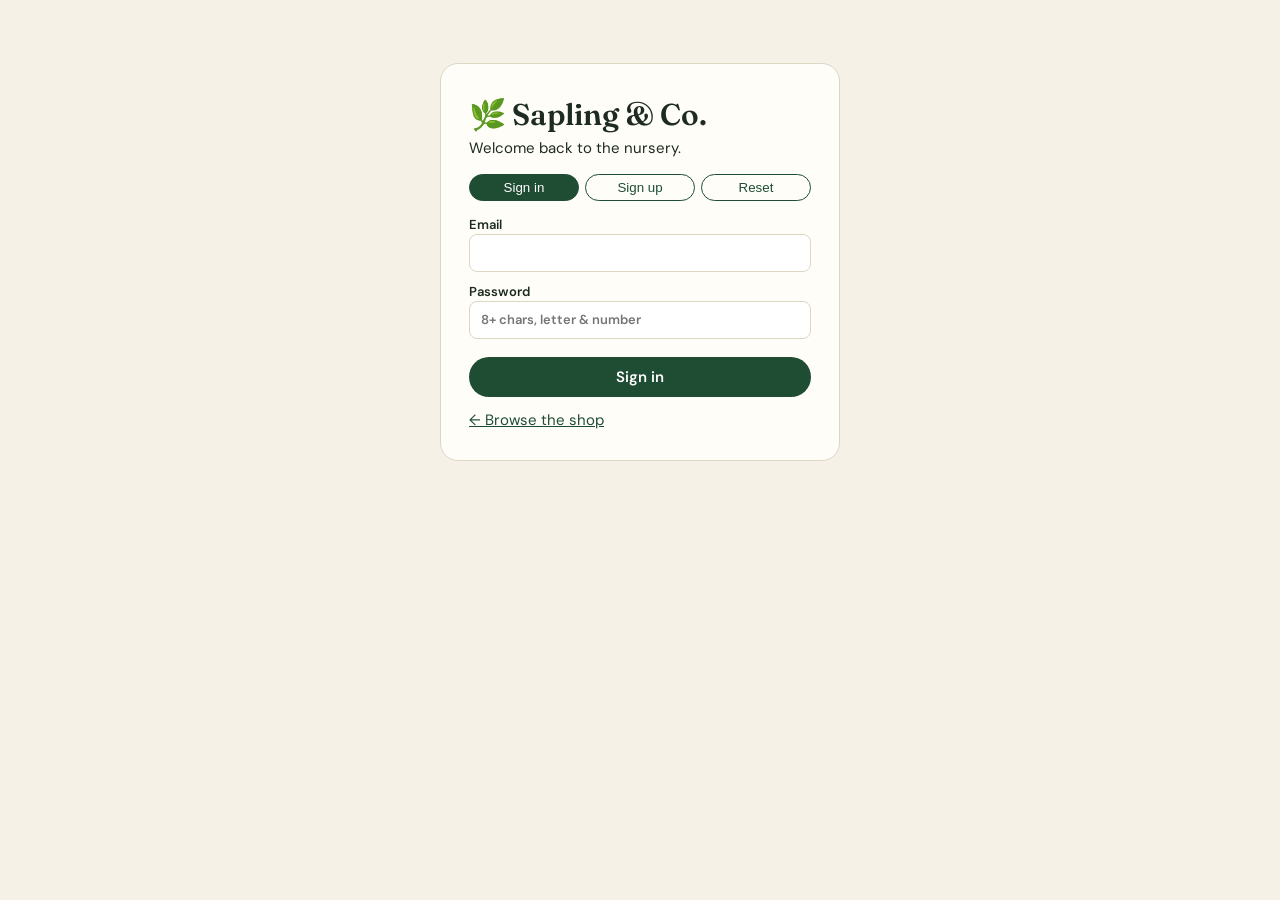
<file: admin.html>
<!DOCTYPE html>
<html lang="en">

<head>
    <meta charset="UTF-8">
    <meta name="viewport" content="width=device-width,initial-scale=1">
    <title>Admin · Sapling &amp; Co.</title>
    <link href="https://fonts.googleapis.com/css2?family=DM+Sans:wght@400;600&family=Fraunces:wght@600&display=swap"
        rel="stylesheet">
    <link rel="stylesheet" href="css/style.css">
</head>

<body>
    <div class="adm">
        <aside class="side">
            <div class="logo">🌿 Admin</div><button data-t="dash" class="on">Dashboard</button><button
                data-t="inv">Inventory</button><button data-t="cat">Categories</button><button
                data-t="cus">Customers</button><button data-t="rep">Reports</button><button
                onclick="location.href='index.html'">View shop ↗</button><button id="out">Sign out</button>
        </aside>
        <main class="main" id="main"></main>
    </div>
    <script src="https://cdnjs.cloudflare.com/ajax/libs/jquery/3.7.1/jquery.min.js"></script>
    <script src="js/config.js"></script>
    <script src="js/app.js"></script>
    <script src="js/admin.js"></script>
</body>

</html>
</file>
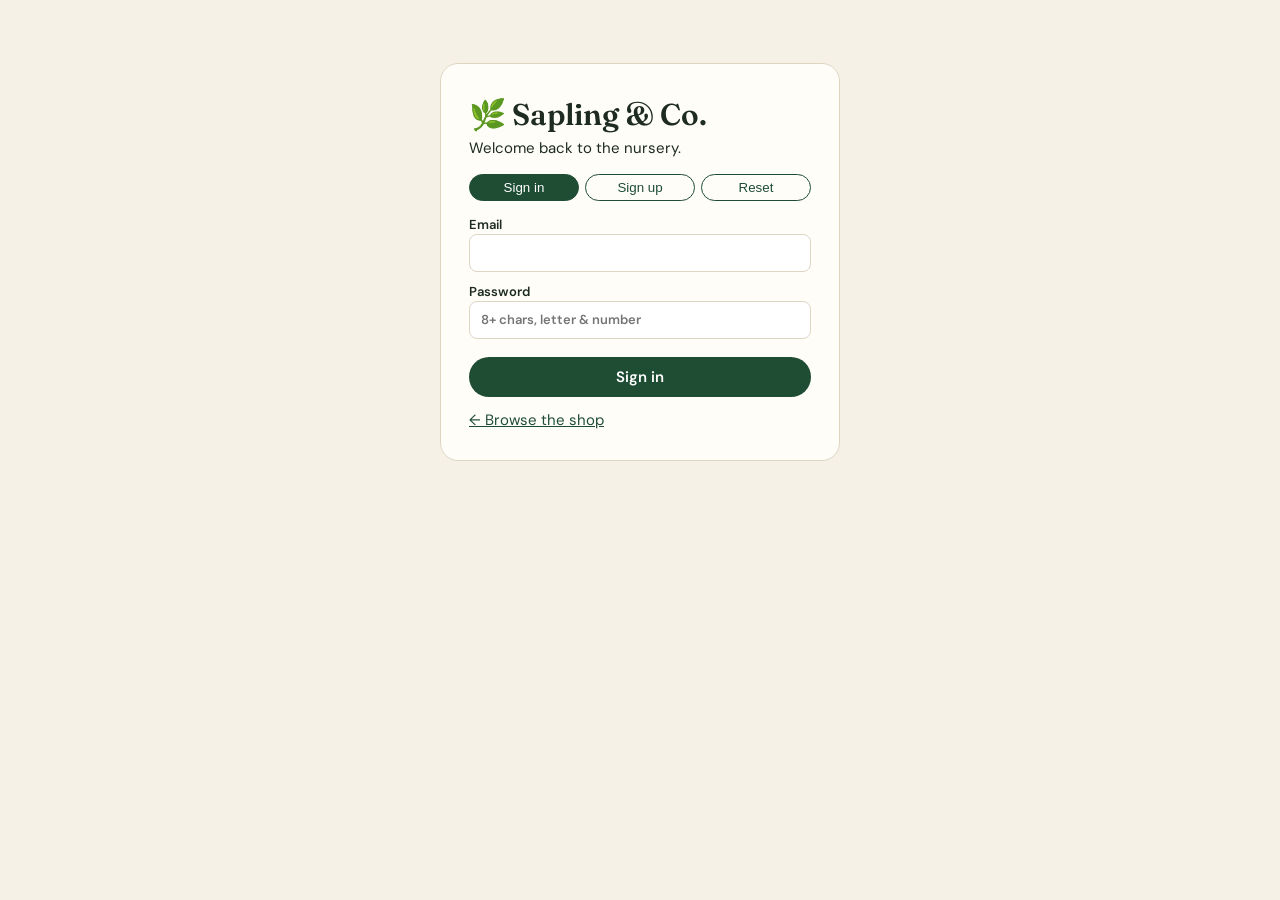
<file: login.html>
<!DOCTYPE html>
<html lang="en">

<head>
  <meta charset="UTF-8">
  <meta name="viewport" content="width=device-width,initial-scale=1">
  <title>Sign in · Sapling &amp; Co.</title>
  <link href="https://fonts.googleapis.com/css2?family=DM+Sans:wght@400;600&family=Fraunces:wght@600&display=swap"
    rel="stylesheet">
  <link rel="stylesheet" href="css/style.css">
</head>

<body>
  <div class="auth">
    <h1>🌿 Sapling &amp; Co.</h1>
    <p id="sub">Welcome back to the nursery.</p>
    <div class="tabs"><button class="chip on" data-m="in">Sign in</button><button class="chip" data-m="up">Sign
        up</button><button class="chip" data-m="rs">Reset</button></div>
    <form id="f" novalidate>
      <div class="up"><label>Full name<input id="name"></label><label>Mobile (10 digits)<input id="mob"
            inputmode="numeric" maxlength="10"></label></div>
      <label>Email<input id="email" type="email"></label>
      <div class="pw"><label>Password<input id="pw" type="password" placeholder="8+ chars, letter &amp; number"></label>
      </div>
      <div class="up"><label>Confirm password<input id="pw2" type="password"></label></div>
      <p class="err" id="err"></p><button class="btn" style="width:100%" id="go">Sign in</button>
    </form>
    <p style="margin-top:12px"><a href="index.html">← Browse the shop</a></p>
  </div>
  <script src="https://cdnjs.cloudflare.com/ajax/libs/jquery/3.7.1/jquery.min.js"></script>
  <script src="js/config.js"></script>
  <script src="js/app.js"></script>
  <script>
    let m = "in"; const next = new URLSearchParams(location.search).get("next");
    function mode(x) { m = x; $(".tabs .chip").removeClass("on").filter(`[data-m=${x}]`).addClass("on"); $(".up").toggle(x == "up"); $(".pw").toggle(x != "rs"); $("#go").text({ in: "Sign in", up: "Create account", rs: "Send reset email" }[x]); $("#err").text("") }
    $(".tabs").on("click", "button", e => mode(e.target.dataset.m)); mode("in");
    $("#f").on("submit", async e => {
      e.preventDefault(); const em = $("#email").val().trim(), pw = $("#pw").val(), er = t => { $("#err").text(t); return 0 };
      if (!V.email(em)) return er("Enter a valid email address.");
      try {
        $("#go").prop("disabled", 1);
        if (m == "rs") { await Auth.reset(em); $("#err").css("color", "#1f4d34").text("Reset link sent — check your inbox."); return }
        if (m == "up") {
          const n = $("#name").val().trim(), mb = $("#mob").val().trim();
          if (n.length < 2) return er("Enter your name."); if (!V.mob(mb)) return er("Mobile must be 10 digits starting 6-9.");
          if (!V.pw(pw)) return er("Password needs 8+ characters with a letter and a number."); if (pw != $("#pw2").val()) return er("Passwords do not match.");
          const r = await Auth.up(em, pw);
          if (em.toLowerCase() != APP.adminEmail.toLowerCase()) {
            S.set({ uid: r.localId, idToken: r.idToken, refreshToken: r.refreshToken, exp: Date.now() + r.expiresIn * 1000, role: "customer", name: n, email: em });
            await DB.add("customers", { name: n, email: em, mob: mb, creditLimit: APP.defaultCredit, creditUsed: 0, createdAt: new Date().toISOString() }, r.localId);
            mail(em, "Welcome to Sapling & Co.", `<p>Hi ${esc(n)}, your account is ready. Happy planting!</p>`)
          }
        }
        const s = await Auth.login(em, pw); location.href = next || (s.role == "admin" ? "admin.html" : "index.html")
      } catch (x) { er(x.message.replace(/_/g, " ").toLowerCase()) } finally { $("#go").prop("disabled", 0) }
    });
  </script>
</body>

</html>
</file>
<file: css/style.css>
:root{--bg:#f6f1e7;--ink:#1d2b22;--g:#1f4d34;--g2:#e4eddc;--t:#c4623a;--line:#ded5c3;--card:#fffdf8}
*{box-sizing:border-box;margin:0}body{font:15px/1.5 "DM Sans",system-ui,sans-serif;background:var(--bg);color:var(--ink)}
h1,h2,h3,.logo{font-family:Fraunces,Georgia,serif;font-weight:600}a{color:var(--g)}
.btn{background:var(--g);color:#fff;border:0;padding:9px 16px;border-radius:99px;cursor:pointer;font:inherit;font-weight:600}.btn:hover{background:#163a28}.btn.ghost{background:transparent;color:var(--g);border:1px solid var(--g)}.btn.red{background:var(--t)}.btn.sm{padding:4px 11px;font-size:13px}.btn:disabled{opacity:.4;cursor:not-allowed}
input,select,textarea{font:inherit;padding:8px 11px;border:1px solid var(--line);border-radius:8px;background:#fff;width:100%}label{display:block;margin:10px 0 0;font-size:13px;font-weight:600}
.row{display:flex;gap:10px;align-items:center;justify-content:space-between;margin-top:10px}.err{color:#b3261e;font-size:13px;min-height:18px}
header.top{display:flex;gap:18px;align-items:center;padding:14px 5vw;background:var(--g);color:#fff;position:sticky;top:0;z-index:5}header.top a{color:#fff;text-decoration:none;margin-left:12px}header.top .logo{font-size:24px;margin-right:auto}
.hero{padding:54px 5vw;background:linear-gradient(120deg,var(--g2),var(--bg));border-bottom:1px solid var(--line)}.hero h1{font-size:clamp(30px,5vw,54px);max-width:14ch;line-height:1.05}.hero p{margin-top:12px;max-width:46ch}
.bar{display:flex;gap:10px;flex-wrap:wrap;padding:18px 5vw;align-items:center}.bar input{max-width:300px}.chip{border:1px solid var(--g);background:none;color:var(--g);padding:5px 13px;border-radius:99px;cursor:pointer}.chip.on{background:var(--g);color:#fff}
.grid{display:grid;grid-template-columns:repeat(auto-fill,minmax(230px,1fr));gap:18px;padding:0 5vw}.card{background:var(--card);border:1px solid var(--line);border-radius:16px;padding:14px}.card h3{font-size:18px;margin:2px 0}.card p{font-size:13px;color:#566;min-height:38px}.card small{color:var(--t);font-weight:700;text-transform:uppercase;font-size:11px}.card .qn{width:64px}
.art{height:120px;border-radius:12px;background:var(--g2);display:grid;place-items:center;font-size:56px;cursor:pointer;margin-bottom:8px}.low{color:var(--t);font-weight:600;font-size:13px}
.pg{display:flex;gap:14px;justify-content:center;align-items:center;padding:22px}.pg button{border:1px solid var(--line);background:#fff;padding:6px 12px;border-radius:8px;cursor:pointer}.pg button:disabled{opacity:.4}
.ov{position:fixed;inset:0;background:#0007;display:grid;place-items:center;z-index:20;padding:14px;overflow:auto}.md{background:var(--card);border-radius:16px;padding:22px;width:min(640px,100%);max-height:92vh;overflow:auto}.md.sm{width:340px;text-align:center}
.toast{position:fixed;bottom:20px;left:50%;transform:translateX(-50%);background:var(--g);color:#fff;padding:10px 18px;border-radius:99px;z-index:50}.toast.bad{background:#b3261e}
table{width:100%;border-collapse:collapse;background:var(--card);font-size:14px}th,td{padding:9px 10px;border-bottom:1px solid var(--line);text-align:left;vertical-align:top}th{background:var(--g2);font-size:12px;text-transform:uppercase}.tw{overflow:auto;border:1px solid var(--line);border-radius:12px}
.auth{max-width:400px;margin:7vh auto;background:var(--card);padding:28px;border-radius:18px;border:1px solid var(--line)}.tabs{display:flex;gap:6px;margin:14px 0}.tabs .chip{flex:1}
.adm{display:grid;grid-template-columns:210px 1fr;min-height:100vh}.side{background:var(--g);color:#fff;padding:20px 14px}.side .logo{font-size:22px;margin-bottom:20px}.side button{display:block;width:100%;text-align:left;background:none;border:0;color:#dfe9d8;padding:10px 12px;border-radius:8px;cursor:pointer;font:inherit}.side button.on{background:#ffffff22;color:#fff}
.main{padding:24px;min-width:0}.stats{display:grid;grid-template-columns:repeat(auto-fit,minmax(150px,1fr));gap:12px;margin:14px 0}.stat{background:var(--card);border:1px solid var(--line);border-radius:12px;padding:14px}.stat b{font-size:26px;display:block;font-family:Fraunces,serif}
.tools{display:flex;gap:8px;flex-wrap:wrap;margin:12px 0;align-items:center}.tools>*{width:auto}.off{opacity:.5}.rep{display:grid;grid-template-columns:240px 1fr;gap:18px}.rep a{display:block;padding:6px 8px;border-radius:6px;cursor:pointer;text-decoration:none}.rep a.on{background:var(--g2)}.rep h4{margin:12px 0 4px}
@media(max-width:760px){.adm,.rep{grid-template-columns:1fr}.side{display:flex;flex-wrap:wrap;gap:4px}.side .logo{width:100%;margin:0}.side button{width:auto}}
@media print{header,.side,.tools,.pg,.btn{display:none!important}.adm{display:block}}
.ann{background:#163a28;color:#e4eddc;text-align:center;padding:6px;font-size:13px}
header.top{flex-wrap:wrap;gap:12px}.sbox{flex:1;min-width:260px;max-width:680px;display:flex;position:relative;background:#fff;border-radius:99px;overflow:visible}.sbox select{width:auto;border:0;border-radius:99px 0 0 99px;background:var(--g2);padding:0 12px}.sbox input{border:0;border-radius:0;flex:1}.sbox .btn{border-radius:0 99px 99px 0;background:var(--t)}
.sug{position:absolute;top:100%;left:0;right:0;background:#fff;color:var(--ink);border:1px solid var(--line);border-radius:12px;margin-top:6px;box-shadow:0 10px 30px #0003;display:none;overflow:hidden;z-index:9}.sug a{display:block;padding:9px 14px;cursor:pointer;color:var(--ink);margin:0}.sug a:hover{background:var(--g2)}
.acct{font-size:14px}.cartb{background:var(--t)}.cartb b{background:#fff;color:var(--t);border-radius:99px;padding:0 8px;margin-left:4px}
.cnav{display:flex;gap:6px;padding:9px 5vw;background:#fff;border-bottom:1px solid var(--line);overflow:auto;white-space:nowrap}.cnav a{padding:5px 14px;border-radius:99px;cursor:pointer;font-weight:600;font-size:14px}.cnav a:hover,.cnav a.on{background:var(--g2)}
.demo{background:#fff3cd;padding:8px 5vw;font-size:13px}
.slider{position:relative;height:290px;overflow:hidden;margin:16px 5vw;border-radius:22px}.sl{position:absolute;inset:0;padding:42px 6%;display:flex;flex-direction:column;justify-content:center;opacity:0;transition:.6s;background:linear-gradient(120deg,hsl(var(--h) 40% 22%),hsl(var(--h) 38% 34%));color:#fff}.sl.on{opacity:1}.sl h2{font-size:clamp(26px,4vw,46px);max-width:16ch;line-height:1.1}.sl p{margin:10px 0 18px;max-width:42ch;opacity:.9}.sl .big{position:absolute;right:7%;top:50%;transform:translateY(-50%);font-size:clamp(90px,16vw,190px)}.sl .btn{align-self:flex-start;background:#fff;color:var(--g)}
.dots{position:absolute;bottom:12px;left:50%;transform:translateX(-50%);display:flex;gap:7px}.dots i{width:9px;height:9px;border-radius:50%;background:#fff6;cursor:pointer}.dots i.on{background:#fff}
.tiles{display:grid;grid-template-columns:repeat(auto-fit,minmax(130px,1fr));gap:12px;padding:6px 5vw 16px}.tile{background:var(--card);border:1px solid var(--line);border-radius:16px;padding:16px 8px;text-align:center;cursor:pointer;font-weight:600;transition:.2s}.tile:hover{transform:translateY(-3px);box-shadow:0 8px 20px #0001}.tile span{display:block;font-size:38px}
.shop{display:grid;grid-template-columns:230px 1fr;gap:20px;padding:8px 5vw 20px}.filt{background:var(--card);border:1px solid var(--line);border-radius:16px;padding:16px;align-self:start;position:sticky;top:78px}.filt h3{font-size:16px;margin:12px 0 6px}.filt h3:first-child{margin-top:0}.filt label.chk{display:flex;gap:8px;align-items:center;font-weight:400;margin:14px 0}.filt label.chk input{width:auto}.filt .fc{display:flex;justify-content:space-between;padding:5px 8px;border-radius:8px;cursor:pointer;font-size:14px}.filt .fc:hover,.filt .fc.on{background:var(--g2);font-weight:700}.filt input[type=range]{padding:0}
.rh{display:flex;justify-content:space-between;align-items:center;margin-bottom:12px}.rh select{width:auto}.res .grid{padding:0}
.card{transition:.2s;display:flex;flex-direction:column}.card:hover{box-shadow:0 10px 26px #0002;transform:translateY(-3px)}.card .art{background:linear-gradient(135deg,hsl(var(--h) 45% 90%),hsl(var(--h) 40% 76%));height:150px;position:relative;font-size:68px}.badge{position:absolute;top:8px;left:8px;background:var(--t);color:#fff;font-size:11px;font-weight:700;padding:2px 9px;border-radius:99px}.badge.out{background:#667}
.card h3{overflow:hidden;white-space:nowrap;text-overflow:ellipsis}.card .row:last-child{margin-top:auto;padding-top:10px}.price{font-size:20px;font-weight:700}.step{display:flex;border:1px solid var(--line);border-radius:99px;overflow:hidden}.step button{border:0;background:var(--g2);width:28px;cursor:pointer}.step input{width:38px;border:0;text-align:center;padding:4px 0;-moz-appearance:textfield}
.perks{display:grid;grid-template-columns:repeat(auto-fit,minmax(180px,1fr));gap:12px;padding:10px 5vw 30px;text-align:center}.perks div{background:var(--card);border:1px solid var(--line);border-radius:14px;padding:16px;font-size:26px}.perks b,.perks small{display:block;font-size:14px}.perks small{color:#667;font-size:12px}
.foot{background:var(--g);color:#cfe0d2;padding:26px 5vw;display:flex;justify-content:space-between;gap:12px;flex-wrap:wrap}.foot .logo{color:#fff}
@media(max-width:800px){.shop{grid-template-columns:1fr}.filt{position:static}.slider{height:250px}}
</file>
